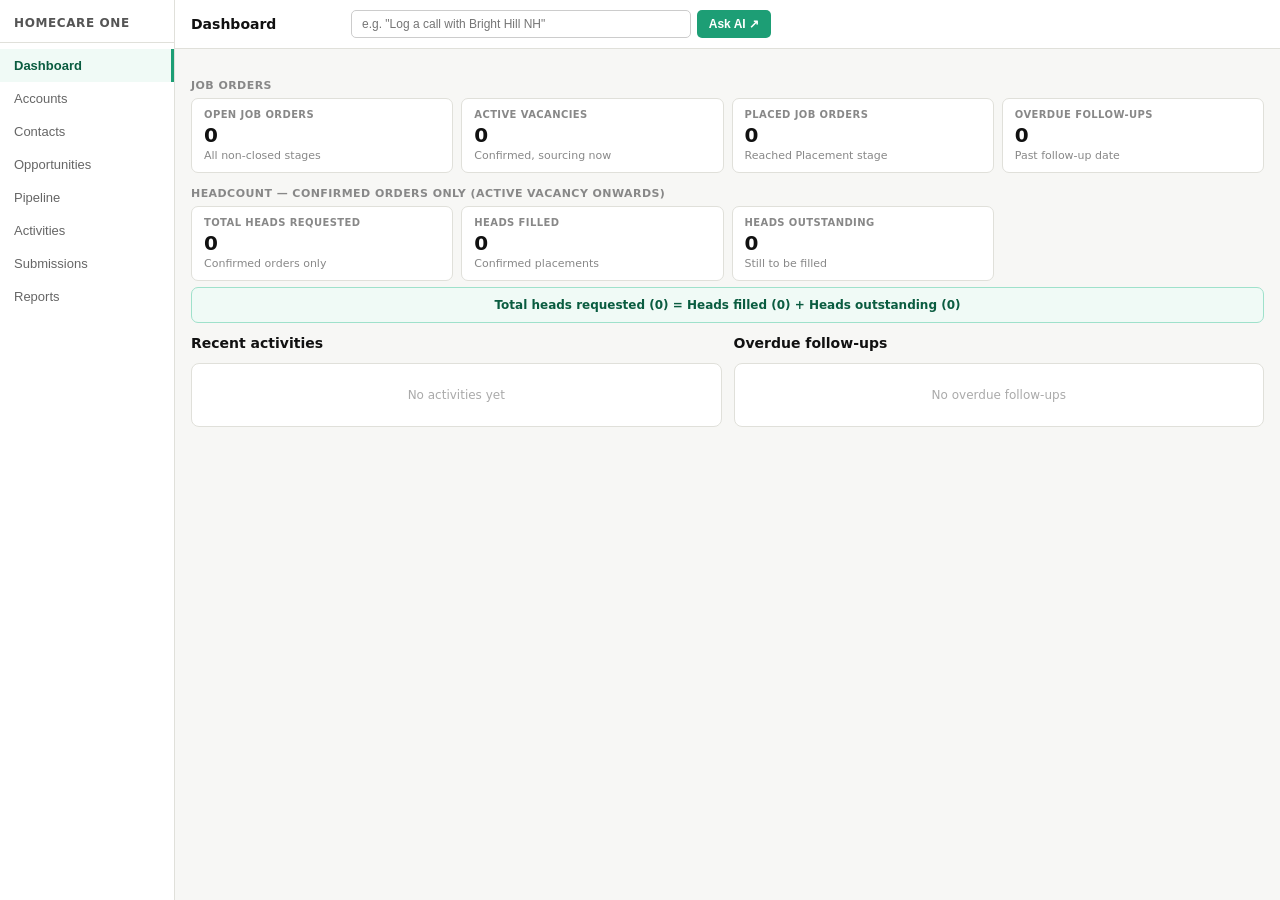
<file: tmp_homecare_crm_committed.html>
<!doctype html>
<html>
  <head>
    <meta charset="utf-8" />
    <title>Homecare One CRM</title>
    <link rel="stylesheet" href="style.css">
  </head>
  <body class="crm-page">
    <div class="app">
      <div class="side">
        <div class="logo">HOMECARE ONE</div>
        <button class="nav on" onclick="go('dashboard')">Dashboard</button>
        <button class="nav" onclick="go('accounts')">Accounts</button>
        <button class="nav" onclick="go('contacts')">Contacts</button>
        <button class="nav" onclick="go('opportunities')">Opportunities</button>
        <button class="nav" onclick="go('pipeline')">Pipeline</button>
        <button class="nav" onclick="go('activities')">Activities</button>
        <button class="nav" onclick="go('submissions')">Submissions</button>
        <button class="nav" onclick="go('reports')">Reports</button>
      </div>
      <div class="main">
        <div class="topbar">
          <div class="ttitle" id="ttl">Dashboard</div>
          <div class="aibar">
            <input
              id="aiin"
              type="text"
              placeholder='e.g. "Log a call with Bright Hill NH"'
              onkeydown="if (event.key === 'Enter') doAI();"
            />
            <button class="aibtn" onclick="doAI()">Ask AI ↗</button>
          </div>
        </div>
        <div class="aimsg" id="aimsg"></div>
        <div class="body">
          <div class="pg on" id="pg-dashboard">
            <div class="sect-label">Job Orders</div>
            <div class="stats" id="dstats-jobs"></div>
            <div class="sect-label">
              Headcount — confirmed orders only (Active Vacancy onwards)
            </div>
            <div class="stats" id="dstats-hc"></div>
            <div class="eq-banner" id="hc-equation"></div>
            <div
              style="display: grid; grid-template-columns: 1fr 1fr; gap: 12px"
            >
              <div>
                <div class="row">
                  <span class="ptitle">Recent activities</span>
                </div>
                <div class="card" id="dacts"></div>
              </div>
              <div>
                <div class="row">
                  <span class="ptitle">Overdue follow-ups</span>
                </div>
                <div class="card" id="dod"></div>
              </div>
            </div>
          </div>
          <div class="pg" id="pg-accounts">
            <div id="acclist">
              <div class="row">
                <span class="ptitle">Accounts</span
                ><button class="btn btnp" onclick="openM('account')">
                  + Add account
                </button>
              </div>
              <div class="acc-grid" id="accgrid"></div>
            </div>
            <div id="acc360" style="display: none">
              <span class="back" onclick="backToList()"
                >← Back to accounts</span
              >
              <div id="a360c"></div>
            </div>
          </div>
          <div class="pg" id="pg-contacts">
            <div class="row">
              <span class="ptitle">Contacts</span
              ><button class="btn btnp" onclick="openM('contact')">
                + Add contact
              </button>
            </div>
            <div class="card">
              <table>
                <thead>
                  <tr>
                    <th style="width: 22%">Name</th>
                    <th style="width: 20%">Role</th>
                    <th style="width: 26%">Account</th>
                    <th style="width: 15%">Phone</th>
                    <th style="width: 17%">Actions</th>
                  </tr>
                </thead>
                <tbody id="ctb"></tbody>
              </table>
            </div>
          </div>
          <div class="pg" id="pg-opportunities">
            <div class="row">
              <span class="ptitle">Opportunities / Job Orders</span
              ><button class="btn btnp" onclick="openM('opportunity')">
                + Add
              </button>
            </div>
            <div class="card">
              <table>
                <thead>
                  <tr>
                    <th style="width: 22%">Title</th>
                    <th style="width: 18%">Account</th>
                    <th style="width: 14%">Stage</th>
                    <th style="width: 9%">Requested</th>
                    <th style="width: 9%">Filled</th>
                    <th style="width: 14%">Progress</th>
                    <th style="width: 14%">Actions</th>
                  </tr>
                </thead>
                <tbody id="otb"></tbody>
              </table>
            </div>
          </div>
          <div class="pg" id="pg-pipeline">
            <div class="row"><span class="ptitle">Pipeline board</span></div>
            <div class="pipe-wrap"><div class="pipe" id="pipeboard"></div></div>
          </div>
          <div class="pg" id="pg-activities">
            <div class="row">
              <span class="ptitle">Activities</span
              ><button class="btn btnp" onclick="openM('activity')">
                + Log activity
              </button>
            </div>
            <div class="card">
              <table>
                <thead>
                  <tr>
                    <th style="width: 12%">Type</th>
                    <th style="width: 20%">Account</th>
                    <th style="width: 30%">Notes</th>
                    <th style="width: 11%">Date</th>
                    <th style="width: 13%">Follow-up</th>
                    <th style="width: 14%">Actions</th>
                  </tr>
                </thead>
                <tbody id="atb"></tbody>
              </table>
            </div>
          </div>
          <div class="pg" id="pg-submissions">
            <div class="row">
              <span class="ptitle">Submissions</span
              ><button class="btn btnp" onclick="openM('submission')">
                + Add
              </button>
            </div>
            <div class="card">
              <table>
                <thead>
                  <tr>
                    <th style="width: 20%">Candidate</th>
                    <th style="width: 22%">Account</th>
                    <th style="width: 12%">Role</th>
                    <th style="width: 16%">Status</th>
                    <th style="width: 30%">Actions</th>
                  </tr>
                </thead>
                <tbody id="stb"></tbody>
              </table>
            </div>
          </div>
          <div class="pg" id="pg-reports">
            <div class="row"><span class="ptitle">Reports</span></div>
            <div class="stats" id="rstats"></div>
            <div class="rpt-grid">
              <div>
                <div
                  style="font-size: 12px; font-weight: 700; margin-bottom: 6px"
                >
                  Headcount by position type
                </div>
                <div class="card">
                  <table>
                    <thead>
                      <tr>
                        <th>Position</th>
                        <th>Requested</th>
                        <th>Filled</th>
                        <th>Outstanding</th>
                      </tr>
                    </thead>
                    <tbody id="rpos"></tbody>
                  </table>
                </div>
              </div>
              <div>
                <div
                  style="font-size: 12px; font-weight: 700; margin-bottom: 6px"
                >
                  Outstanding follow-up activities
                </div>
                <div class="card" id="rfu"></div>
              </div>
              <div>
                <div
                  style="font-size: 12px; font-weight: 700; margin-bottom: 6px"
                >
                  Job orders with partial fills
                </div>
                <div class="card">
                  <table>
                    <thead>
                      <tr>
                        <th>Job order</th>
                        <th>Req</th>
                        <th>Filled</th>
                        <th>Gap</th>
                      </tr>
                    </thead>
                    <tbody id="rpartial"></tbody>
                  </table>
                </div>
              </div>
              <div>
                <div
                  style="font-size: 12px; font-weight: 700; margin-bottom: 6px"
                >
                  Pipeline by stage
                </div>
                <div class="card">
                  <table>
                    <thead>
                      <tr>
                        <th>Stage</th>
                        <th>Job orders</th>
                      </tr>
                    </thead>
                    <tbody id="rstg"></tbody>
                  </table>
                </div>
              </div>
            </div>
          </div>
        </div>
      </div>
    </div>
    <div
      class="modal-bg"
      id="mbg"
      onclick="if (event.target === this) closeM();"
    >
      <div class="modal" id="mbox"></div>
    </div>
    <script>
      var STAGES = [
        "Prospect",
        "Contacted",
        "Meeting Done",
        "Terms Sent",
        "Active Vacancy",
        "CVs Submitted",
        "Interview",
        "Offer",
        "Placement",
        "After-sales Follow-up",
      ];
      var ACTIVE_STAGES = [
        "Active Vacancy",
        "CVs Submitted",
        "Interview",
        "Offer",
        "Placement",
        "After-sales Follow-up",
      ];
      var ATYPES = ["Call", "WhatsApp", "Email", "Meeting", "Follow-up"];
      var SS = [
        "Submitted",
        "Interview Scheduled",
        "Interviewed",
        "Offered",
        "Accepted",
        "Rejected",
      ];
      var ROLES = [
        "HR Executive",
        "HR Manager",
        "HR Director",
        "Nursing Director",
        "Operations Manager",
        "Finance Contact",
        "Other",
      ];
      var ACCT = [
        "Hospital",
        "Nursing Home",
        "Clinic",
        "Agency",
        "Healthcare Group",
      ];
      var POS = ["HCA", "NA", "EN", "SN", "Others"];
      var PG = {
        dashboard: "Dashboard",
        accounts: "Accounts",
        contacts: "Contacts",
        opportunities: "Opportunities",
        pipeline: "Pipeline",
        activities: "Activities",
        submissions: "Submissions",
        reports: "Reports",
      };

      function uid() {
        return Date.now().toString(36) + Math.random().toString(36).slice(2, 5);
      }
      function tod() {
        return new Date().toISOString().slice(0, 10);
      }
      function isActive(o) {
        return ACTIVE_STAGES.indexOf(o.stage) >= 0;
      }
      function reqTotal(o) {
        return (
          (o.hca || 0) +
          (o.na || 0) +
          (o.en || 0) +
          (o.sn || 0) +
          (o.others || 0)
        );
      }
      function filTotal(o) {
        return (
          (o.hca_f || 0) +
          (o.na_f || 0) +
          (o.en_f || 0) +
          (o.sn_f || 0) +
          (o.others_f || 0)
        );
      }

      // ============================================================
      // DATA — replace localStorage with Supabase calls here
      // ============================================================
      var D = {
        accounts: [],
        contacts: [],
        opportunities: [],
        activities: [],
        submissions: [],
      };
      try {
        var sv = localStorage.getItem("crm_hco");
        if (sv) D = JSON.parse(sv);
      } catch (e) {}
      function save() {
        try {
          localStorage.setItem("crm_hco", JSON.stringify(D));
        } catch (e) {}
      }

      function an(id) {
        var a = D.accounts.find(function (x) {
          return x.id === id;
        });
        return a ? a.name : "—";
      }
      function badge(txt, cls) {
        return '<span class="badge ' + cls + '">' + txt + "</span>";
      }
      function stb(s) {
        var m = {
          Prospect: "bgy",
          Contacted: "bb",
          "Meeting Done": "bp",
          "Terms Sent": "ba",
          "Active Vacancy": "bg",
          "CVs Submitted": "bg",
          Interview: "bc",
          Offer: "ba",
          Placement: "bgr",
          "After-sales Follow-up": "bb",
        };
        return badge(s, m[s] || "bgy");
      }
      function tpb(t) {
        return badge(
          t,
          {
            Call: "bb",
            WhatsApp: "bg",
            Email: "bp",
            Meeting: "bg",
            "Follow-up": "ba",
          }[t] || "bgy",
        );
      }
      function subb(s) {
        return badge(
          s,
          {
            Submitted: "bb",
            "Interview Scheduled": "ba",
            Interviewed: "bp",
            Offered: "bg",
            Accepted: "bgr",
            Rejected: "bc",
          }[s] || "bgy",
        );
      }
      function atb(t) {
        return badge(
          t,
          {
            Hospital: "bb",
            "Nursing Home": "bg",
            Clinic: "bgr",
            Agency: "bp",
            "Healthcare Group": "bc",
          }[t] || "bgy",
        );
      }
      function dc(t) {
        return (
          {
            Call: "#185FA5",
            WhatsApp: "#1d9e75",
            Email: "#534AB7",
            Meeting: "#0F6E56",
            "Follow-up": "#BA7517",
          }[t] || "#888"
        );
      }

      var cur360 = null;
      function go(p) {
        document.querySelectorAll(".pg").forEach(function (x) {
          x.classList.remove("on");
        });
        document.querySelectorAll(".nav").forEach(function (x) {
          x.classList.remove("on");
        });
        var pg = document.getElementById("pg-" + p);
        if (pg) pg.classList.add("on");
        document.querySelectorAll(".nav").forEach(function (x) {
          if (x.textContent.trim() === PG[p]) x.classList.add("on");
        });
        document.getElementById("ttl").textContent = PG[p] || p;
        if (p === "accounts") backToList();
        renderAll();
      }
      function backToList() {
        cur360 = null;
        document.getElementById("acclist").style.display = "block";
        document.getElementById("acc360").style.display = "none";
      }
      function show360(id) {
        cur360 = id;
        document.getElementById("acclist").style.display = "none";
        document.getElementById("acc360").style.display = "block";
        render360(id);
      }
      function renderAll() {
        renderDash();
        renderAccGrid();
        renderContacts();
        renderOpps();
        renderPipeline();
        renderActs();
        renderSubs();
        renderReports();
        if (cur360) render360(cur360);
      }

      function renderDash() {
        var t = tod(),
          od = D.activities.filter(function (a) {
            return a.followup && a.followup <= t && !a.done;
          }),
          openJobs = D.opportunities.filter(function (o) {
            return (
              o.stage !== "Placement" && o.stage !== "After-sales Follow-up"
            );
          }),
          activeVac = D.opportunities.filter(function (o) {
            return o.stage === "Active Vacancy";
          }),
          placedJobs = D.opportunities.filter(function (o) {
            return o.stage === "Placement";
          }),
          confirmedOpps = D.opportunities.filter(function (o) {
            return isActive(o);
          }),
          totalReq = confirmedOpps.reduce(function (s, o) {
            return s + reqTotal(o);
          }, 0),
          totalFil = confirmedOpps.reduce(function (s, o) {
            return s + filTotal(o);
          }, 0),
          totalOut = totalReq - totalFil;
        document.getElementById("dstats-jobs").innerHTML = [
          {
            l: "Open job orders",
            v: openJobs.length,
            sub: "All non-closed stages",
          },
          {
            l: "Active vacancies",
            v: activeVac.length,
            sub: "Confirmed, sourcing now",
          },
          {
            l: "Placed job orders",
            v: placedJobs.length,
            sub: "Reached Placement stage",
          },
          { l: "Overdue follow-ups", v: od.length, sub: "Past follow-up date" },
        ]
          .map(function (s) {
            return (
              '<div class="sc"><div class="sl">' +
              s.l +
              '</div><div class="sv">' +
              s.v +
              '</div><div class="sv-sub">' +
              s.sub +
              "</div></div>"
            );
          })
          .join("");
        document.getElementById("dstats-hc").innerHTML = [
          {
            l: "Total heads requested",
            v: totalReq,
            sub: "Confirmed orders only",
          },
          { l: "Heads filled", v: totalFil, sub: "Confirmed placements" },
          { l: "Heads outstanding", v: totalOut, sub: "Still to be filled" },
        ]
          .map(function (s) {
            return (
              '<div class="sc"><div class="sl">' +
              s.l +
              '</div><div class="sv">' +
              s.v +
              '</div><div class="sv-sub">' +
              s.sub +
              "</div></div>"
            );
          })
          .join("");
        document.getElementById("hc-equation").textContent =
          "Total heads requested (" +
          totalReq +
          ") = Heads filled (" +
          totalFil +
          ") + Heads outstanding (" +
          totalOut +
          ")";
        var ra = []
          .concat(D.activities)
          .sort(function (a, b) {
            return b.date > a.date ? 1 : -1;
          })
          .slice(0, 5);
        document.getElementById("dacts").innerHTML = ra.length
          ? "<table><thead><tr><th>Type</th><th>Account</th><th>Date</th></tr></thead><tbody>" +
            ra
              .map(function (a) {
                return (
                  "<tr><td>" +
                  tpb(a.type) +
                  "</td><td>" +
                  an(a.accountId) +
                  "</td><td>" +
                  a.date +
                  "</td></tr>"
                );
              })
              .join("") +
            "</tbody></table>"
          : '<div class="empty">No activities yet</div>';
        document.getElementById("dod").innerHTML = od.length
          ? "<table><thead><tr><th>Account</th><th>Due</th><th>Type</th></tr></thead><tbody>" +
            od
              .slice(0, 5)
              .map(function (a) {
                return (
                  "<tr><td>" +
                  an(a.accountId) +
                  '</td><td class="od">' +
                  a.followup +
                  "</td><td>" +
                  tpb(a.type) +
                  "</td></tr>"
                );
              })
              .join("") +
            "</tbody></table>"
          : '<div class="empty">No overdue follow-ups</div>';
      }

      function renderAccGrid() {
        var t = tod();
        document.getElementById("accgrid").innerHTML = D.accounts
          .map(function (a) {
            var opps = D.opportunities.filter(function (o) {
                return o.accountId === a.id;
              }),
              acts = D.activities.filter(function (x) {
                return x.accountId === a.id;
              }),
              ov = acts.filter(function (x) {
                return x.followup && x.followup <= t && !x.done;
              }).length,
              la = [].concat(acts).sort(function (x, y) {
                return y.date > x.date ? 1 : -1;
              })[0],
              nextFU = acts
                .filter(function (x) {
                  return x.followup && !x.done && x.significant;
                })
                .sort(function (x, y) {
                  return x.followup > y.followup ? 1 : -1;
                })[0],
              openJ = opps.filter(function (o) {
                return (
                  o.stage !== "Placement" && o.stage !== "After-sales Follow-up"
                );
              }).length,
              placedJ = opps.filter(function (o) {
                return o.stage === "Placement";
              }).length,
              confirmedO = opps.filter(function (o) {
                return isActive(o);
              }),
              totalReq = confirmedO.reduce(function (s, o) {
                return s + reqTotal(o);
              }, 0),
              totalFil = confirmedO.reduce(function (s, o) {
                return s + filTotal(o);
              }, 0);
            return (
              '<div class="acc-card" onclick="show360(\'' +
              a.id +
              '\')"><div class="an">' +
              a.name +
              '</div><div class="ams">' +
              atb(a.type) +
              badge(a.status, a.status === "Active" ? "bgr" : "bgy") +
              (ov
                ? '<span style="font-size:11px;color:#c00;font-weight:700">⚠ ' +
                  ov +
                  " overdue</span>"
                : "") +
              '</div><div class="mst"><div class="ms"><div class="msv">' +
              openJ +
              '</div><div class="msl">Open jobs</div></div><div class="ms"><div class="msv">' +
              placedJ +
              '</div><div class="msl">Placed jobs</div></div><div class="ms"><div class="msv">' +
              totalFil +
              "/" +
              totalReq +
              '</div><div class="msl">Heads filled</div></div><div class="ms"><div class="msv">' +
              acts.length +
              '</div><div class="msl">Activities</div></div></div>' +
              (nextFU
                ? '<div style="margin-top:8px;font-size:11px;background:#fff8e8;border:1px solid #f0dfa0;border-radius:4px;padding:4px 8px;color:#7a4e0a">📌 Follow-up: ' +
                  nextFU.followup +
                  " · " +
                  nextFU.notes.slice(0, 38) +
                  "...</div>"
                : "") +
              '<div style="margin-top:6px;font-size:10px;color:#999">' +
              (la
                ? "Last activity: " + la.date + " · " + la.type
                : "No activities yet") +
              "</div></div>"
            );
          })
          .join("");
      }

      function render360(id) {
        var acc = D.accounts.find(function (a) {
          return a.id === id;
        });
        if (!acc) return;
        var t = tod(),
          cts = D.contacts.filter(function (c) {
            return c.accountId === id;
          }),
          opps = D.opportunities.filter(function (o) {
            return o.accountId === id;
          }),
          acts = []
            .concat(
              D.activities.filter(function (a) {
                return a.accountId === id;
              }),
            )
            .sort(function (a, b) {
              return b.date > a.date ? 1 : -1;
            }),
          subs = D.submissions.filter(function (s) {
            return s.accountId === id;
          }),
          od = acts.filter(function (a) {
            return a.followup && a.followup <= t && !a.done;
          }).length,
          openJ = opps.filter(function (o) {
            return (
              o.stage !== "Placement" && o.stage !== "After-sales Follow-up"
            );
          }).length,
          placedJ = opps.filter(function (o) {
            return o.stage === "Placement";
          }).length,
          confirmedO = opps.filter(function (o) {
            return isActive(o);
          }),
          totalReq = confirmedO.reduce(function (s, o) {
            return s + reqTotal(o);
          }, 0),
          totalFil = confirmedO.reduce(function (s, o) {
            return s + filTotal(o);
          }, 0),
          sigFU = acts
            .filter(function (a) {
              return a.followup && !a.done && a.significant;
            })
            .sort(function (a, b) {
              return a.followup > b.followup ? 1 : -1;
            });
        var feed = acts.length
          ? acts
              .map(function (a) {
                var isOd = a.followup && a.followup <= t && !a.done;
                return (
                  '<div class="aitem"><div class="arow"><div class="dot" style="background:' +
                  dc(a.type) +
                  '"></div><div class="abody"><div class="ahdr">' +
                  tpb(a.type) +
                  (a.significant
                    ? '<span style="font-size:10px;background:#fff8e8;color:#7a4e0a;border-radius:3px;padding:1px 5px;font-weight:700">★</span>'
                    : "") +
                  '<span class="adate">' +
                  a.date +
                  "</span>" +
                  (a.followup
                    ? '<span class="adate ' +
                      (isOd ? "od" : "") +
                      '">→ ' +
                      a.followup +
                      "</span>"
                    : "") +
                  '</div><div class="anote">' +
                  (a.notes || "—") +
                  "</div></div><button class=\"btn\" onclick=\"openM('activity','" +
                  a.id +
                  "')\">Edit</button></div></div>"
                );
              })
              .join("")
          : '<div class="empty">No activities yet</div>';
        var fuHtml = sigFU.length
          ? sigFU
              .map(function (a) {
                var isOd = a.followup <= t;
                return (
                  '<div style="padding:8px 12px;border-bottom:1px solid #f0f0ec;font-size:12px;display:flex;gap:10px;align-items:center"><span style="white-space:nowrap;font-size:11px;' +
                  (isOd ? "color:#c00;font-weight:700" : "color:#888") +
                  '">' +
                  a.followup +
                  '</span><span style="flex:1;overflow:hidden;text-overflow:ellipsis;white-space:nowrap">' +
                  a.notes +
                  "</span></div>"
                );
              })
              .join("")
          : '<div class="empty">No significant follow-ups</div>';
        var ctHtml = cts.length
          ? "<table><thead><tr><th>Name</th><th>Role</th><th>Phone</th></tr></thead><tbody>" +
            cts
              .map(function (c) {
                return (
                  "<tr><td><b>" +
                  c.name +
                  "</b></td><td>" +
                  c.role +
                  "</td><td>" +
                  (c.phone || "—") +
                  "</td></tr>"
                );
              })
              .join("") +
            "</tbody></table>"
          : '<div class="empty">No contacts</div>';
        var opHtml = opps.length
          ? '<table><thead><tr><th style="width:36%">Title</th><th style="width:22%">Stage</th><th style="width:20%">Req / Filled</th><th style="width:22%">Progress</th></tr></thead><tbody>' +
            opps
              .map(function (o) {
                var req = reqTotal(o),
                  fil = filTotal(o),
                  pct = req > 0 ? Math.round((fil / req) * 100) : 0;
                var bc =
                  pct >= 100
                    ? "prog-fill"
                    : pct > 0
                      ? "prog-fill prog-fill-part"
                      : "prog-fill";
                return (
                  "<tr style=\"cursor:pointer\" onclick=\"openM('opportunity','" +
                  o.id +
                  '\')"><td style="font-weight:700;overflow:hidden;text-overflow:ellipsis;white-space:nowrap">' +
                  o.title +
                  "</td><td>" +
                  stb(o.stage) +
                  '</td><td style="text-align:center">' +
                  req +
                  " / " +
                  fil +
                  '</td><td><div style="font-size:10px;color:#888">' +
                  pct +
                  '%</div><div class="prog-bar"><div class="' +
                  bc +
                  '" style="width:' +
                  pct +
                  '%"></div></div></td></tr>'
                );
              })
              .join("") +
            "</tbody></table>"
          : '<div class="empty">No job orders</div>';
        var sbHtml = subs.length
          ? '<table><thead><tr><th style="width:24%">Candidate</th><th style="width:10%">Role</th><th style="width:18%">Status</th><th style="width:40%">Notes</th><th style="width:8%"></th></tr></thead><tbody>' +
            subs
              .map(function (s) {
                return (
                  "<tr><td><b>" +
                  s.candidateName +
                  "</b></td><td>" +
                  s.role +
                  "</td><td>" +
                  subb(s.status) +
                  '</td><td style="overflow:hidden;text-overflow:ellipsis;white-space:nowrap;color:#666">' +
                  (s.rejection ? "Rejected: " + s.rejection : s.notes || "—") +
                  "</td><td><button class=\"btn\" onclick=\"openM('submission','" +
                  s.id +
                  "')\">Edit</button></td></tr>"
                );
              })
              .join("") +
            "</tbody></table>"
          : '<div class="empty">No submissions</div>';
        document.getElementById("a360c").innerHTML =
          '<div class="a3hdr"><div style="display:flex;justify-content:space-between;align-items:flex-start;gap:10px;flex-wrap:wrap"><div><div class="a3name">' +
          acc.name +
          '</div><div style="display:flex;gap:6px;flex-wrap:wrap;margin-bottom:6px;align-items:center">' +
          atb(acc.type) +
          badge(acc.status, acc.status === "Active" ? "bgr" : "bgy") +
          (acc.address
            ? '<span style="font-size:11px;color:#777">' +
              acc.address +
              "</span>"
            : "") +
          "</div>" +
          (acc.notes
            ? '<div style="font-size:12px;color:#666;max-width:460px">' +
              acc.notes +
              "</div>"
            : "") +
          '</div><div style="display:flex;gap:6px;flex-wrap:wrap"><button class="btn" onclick="openM(\'account\',\'' +
          id +
          "')\">Edit</button><button class=\"btn btnp\" onclick=\"openM('activity',null,'" +
          id +
          "')\">+ Log activity</button><button class=\"btn btnp\" onclick=\"openM('opportunity',null,'" +
          id +
          '\')">+ Add job order</button></div></div><div class="a3stats"><div class="a3s"><div class="a3sv">' +
          cts.length +
          '</div><div class="a3sl">Contacts</div></div><div class="a3s"><div class="a3sv">' +
          openJ +
          '</div><div class="a3sl">Open jobs</div></div><div class="a3s"><div class="a3sv">' +
          placedJ +
          '</div><div class="a3sl">Placed jobs</div></div><div class="a3s"><div class="a3sv">' +
          totalReq +
          '</div><div class="a3sl">Heads req</div></div><div class="a3s"><div class="a3sv">' +
          totalFil +
          '</div><div class="a3sl">Heads filled</div></div><div class="a3s"><div class="a3sv ' +
          (od ? "od" : "") +
          '">' +
          od +
          '</div><div class="a3sl">Overdue</div></div></div></div><div class="a3body"><div class="a3sec a3full"><div class="a3sh"><span>Activity feed</span><button class="btn" onclick="openM(\'activity\',null,\'' +
          id +
          "')\">+ Log</button></div>" +
          feed +
          '</div><div class="a3sec"><div class="a3sh">★ Significant follow-ups</div>' +
          fuHtml +
          '</div><div class="a3sec"><div class="a3sh"><span>Contacts</span><button class="btn" onclick="openM(\'contact\',null,\'' +
          id +
          "')\">+ Add</button></div>" +
          ctHtml +
          '</div><div class="a3sec a3full"><div class="a3sh"><span>Job orders — headcount progress</span><button class="btn" onclick="openM(\'opportunity\',null,\'' +
          id +
          "')\">+ Add</button></div>" +
          opHtml +
          '</div><div class="a3sec a3full"><div class="a3sh"><span>Candidate submissions</span><button class="btn" onclick="openM(\'submission\',null,\'' +
          id +
          "')\">+ Add</button></div>" +
          sbHtml +
          "</div></div>";
      }

      function renderContacts() {
        document.getElementById("ctb").innerHTML = D.contacts.length
          ? D.contacts
              .map(function (c) {
                return (
                  "<tr><td><b>" +
                  c.name +
                  "</b></td><td>" +
                  c.role +
                  "</td><td>" +
                  an(c.accountId) +
                  "</td><td>" +
                  (c.phone || "—") +
                  "</td><td><button class=\"btn\" onclick=\"openM('contact','" +
                  c.id +
                  "')\">Edit</button> <button class=\"btn btnd\" onclick=\"del('contacts','" +
                  c.id +
                  "')\">Del</button></td></tr>"
                );
              })
              .join("")
          : '<tr><td colspan="5" class="empty">No contacts</td></tr>';
      }
      function renderOpps() {
        document.getElementById("otb").innerHTML = D.opportunities.length
          ? D.opportunities
              .map(function (o) {
                var req = reqTotal(o),
                  fil = filTotal(o),
                  pct = req > 0 ? Math.round((fil / req) * 100) : 0;
                var bc =
                  pct >= 100
                    ? "prog-fill"
                    : pct > 0
                      ? "prog-fill prog-fill-part"
                      : "prog-fill";
                var lbl = isActive(o)
                  ? ""
                  : '<span style="font-size:10px;color:#aaa"> (pipeline)</span>';
                return (
                  '<tr><td style="font-weight:700;overflow:hidden;text-overflow:ellipsis;white-space:nowrap">' +
                  o.title +
                  lbl +
                  "</td><td>" +
                  an(o.accountId) +
                  "</td><td>" +
                  stb(o.stage) +
                  '</td><td style="text-align:center">' +
                  req +
                  '</td><td style="text-align:center">' +
                  fil +
                  '</td><td><div style="font-size:10px;color:#888">' +
                  pct +
                  '%</div><div class="prog-bar"><div class="' +
                  bc +
                  '" style="width:' +
                  pct +
                  '%"></div></div></td><td><button class="btn" onclick="openM(\'opportunity\',\'' +
                  o.id +
                  "')\">Edit</button> <button class=\"btn btnd\" onclick=\"del('opportunities','" +
                  o.id +
                  "')\">Del</button></td></tr>"
                );
              })
              .join("")
          : '<tr><td colspan="7" class="empty">No opportunities</td></tr>';
      }
      function renderActs() {
        var t = tod();
        document.getElementById("atb").innerHTML = D.activities.length
          ? []
              .concat(D.activities)
              .sort(function (a, b) {
                return b.date > a.date ? 1 : -1;
              })
              .map(function (a) {
                var isOd = a.followup && a.followup <= t && !a.done;
                return (
                  "<tr><td>" +
                  tpb(a.type) +
                  (a.significant
                    ? '<span style="color:#7a4e0a;margin-left:3px">★</span>'
                    : "") +
                  "</td><td>" +
                  an(a.accountId) +
                  '</td><td style="color:#666;overflow:hidden;text-overflow:ellipsis;white-space:nowrap">' +
                  (a.notes || "—") +
                  "</td><td>" +
                  a.date +
                  "</td><td " +
                  (isOd ? 'class="od"' : "") +
                  ">" +
                  (a.followup || "—") +
                  "</td><td><button class=\"btn\" onclick=\"openM('activity','" +
                  a.id +
                  "')\">Edit</button> <button class=\"btn btnd\" onclick=\"del('activities','" +
                  a.id +
                  "')\">Del</button></td></tr>"
                );
              })
              .join("")
          : '<tr><td colspan="6" class="empty">No activities</td></tr>';
      }
      function renderSubs() {
        document.getElementById("stb").innerHTML = D.submissions.length
          ? D.submissions
              .map(function (s) {
                return (
                  "<tr><td><b>" +
                  s.candidateName +
                  "</b></td><td>" +
                  an(s.accountId) +
                  "</td><td>" +
                  s.role +
                  "</td><td>" +
                  subb(s.status) +
                  "</td><td><button class=\"btn\" onclick=\"openM('submission','" +
                  s.id +
                  "')\">Edit</button> <button class=\"btn btnd\" onclick=\"del('submissions','" +
                  s.id +
                  "')\">Del</button></td></tr>"
                );
              })
              .join("")
          : '<tr><td colspan="5" class="empty">No submissions</td></tr>';
      }
      function renderPipeline() {
        document.getElementById("pipeboard").innerHTML = STAGES.map(
          function (s) {
            var op = D.opportunities.filter(function (o) {
              return o.stage === s;
            });
            return (
              '<div class="pcol"><div class="pct">' +
              s +
              " (" +
              op.length +
              ")</div>" +
              (op.length
                ? op
                    .map(function (o) {
                      var req = reqTotal(o),
                        fil = filTotal(o);
                      return (
                        "<div class=\"pcard\" onclick=\"openM('opportunity','" +
                        o.id +
                        '\')"><div class="pctitle">' +
                        o.title +
                        '</div><div class="pcacc">' +
                        an(o.accountId) +
                        '</div><div style="font-size:10px;color:#888;margin-top:2px">' +
                        fil +
                        "/" +
                        req +
                        " filled</div></div>"
                      );
                    })
                    .join("")
                : '<div style="font-size:10px;color:#bbb">Empty</div>') +
              "</div>"
            );
          },
        ).join("");
      }
      function renderReports() {
        var confirmedOpps = D.opportunities.filter(function (o) {
            return isActive(o);
          }),
          totalReq = confirmedOpps.reduce(function (s, o) {
            return s + reqTotal(o);
          }, 0),
          totalFil = confirmedOpps.reduce(function (s, o) {
            return s + filTotal(o);
          }, 0),
          totalOut = totalReq - totalFil,
          placedJ = D.opportunities.filter(function (o) {
            return o.stage === "Placement";
          }),
          rev = placedJ.reduce(function (s, o) {
            return s + Number(o.value || 0);
          }, 0),
          t = tod(),
          od = D.activities.filter(function (a) {
            return a.followup && a.followup <= t && !a.done;
          }).length;
        document.getElementById("rstats").innerHTML = [
          { l: "Total heads requested", v: totalReq },
          { l: "Heads filled", v: totalFil },
          { l: "Heads outstanding", v: totalOut },
          { l: "Placed job orders", v: placedJ.length },
          { l: "Placement revenue", v: "$" + rev.toLocaleString() },
          { l: "Overdue follow-ups", v: od },
        ]
          .map(function (s) {
            return (
              '<div class="sc"><div class="sl">' +
              s.l +
              '</div><div class="sv">' +
              s.v +
              "</div></div>"
            );
          })
          .join("");
        var pos = {};
        POS.forEach(function (p) {
          pos[p] = { req: 0, fil: 0 };
        });
        confirmedOpps.forEach(function (o) {
          pos.HCA.req += o.hca || 0;
          pos.HCA.fil += o.hca_f || 0;
          pos.NA.req += o.na || 0;
          pos.NA.fil += o.na_f || 0;
          pos.EN.req += o.en || 0;
          pos.EN.fil += o.en_f || 0;
          pos.SN.req += o.sn || 0;
          pos.SN.fil += o.sn_f || 0;
          pos.Others.req += o.others || 0;
          pos.Others.fil += o.others_f || 0;
        });
        document.getElementById("rpos").innerHTML = POS.map(function (p) {
          var r = pos[p];
          return (
            "<tr><td><b>" +
            p +
            "</b></td><td>" +
            r.req +
            "</td><td>" +
            r.fil +
            '</td><td style="' +
            (r.req - r.fil > 0 ? "color:#c00;font-weight:700" : "color:#888") +
            '">' +
            (r.req - r.fil) +
            "</td></tr>"
          );
        }).join("");
        var fuActs = []
          .concat(
            D.activities.filter(function (a) {
              return a.followup && !a.done;
            }),
          )
          .sort(function (a, b) {
            return a.followup > b.followup ? 1 : -1;
          });
        document.getElementById("rfu").innerHTML = fuActs.length
          ? '<table><thead><tr><th style="width:18%">Due</th><th style="width:28%">Account</th><th style="width:14%">Type</th><th style="width:40%">Notes</th></tr></thead><tbody>' +
            fuActs
              .map(function (a) {
                var isOd = a.followup <= t;
                return (
                  '<tr><td class="' +
                  (isOd ? "od" : "") +
                  '">' +
                  a.followup +
                  '</td><td style="overflow:hidden;text-overflow:ellipsis;white-space:nowrap">' +
                  an(a.accountId) +
                  "</td><td>" +
                  tpb(a.type) +
                  '</td><td style="overflow:hidden;text-overflow:ellipsis;white-space:nowrap;color:#666">' +
                  (a.notes || "—") +
                  "</td></tr>"
                );
              })
              .join("") +
            "</tbody></table>"
          : '<div class="empty">No outstanding follow-ups</div>';
        var partial = confirmedOpps
          .filter(function (o) {
            var req = reqTotal(o),
              fil = filTotal(o);
            return req > 0 && fil < req;
          })
          .sort(function (a, b) {
            return reqTotal(b) - filTotal(b) - (reqTotal(a) - filTotal(a));
          });
        document.getElementById("rpartial").innerHTML = partial.length
          ? partial
              .map(function (o) {
                var req = reqTotal(o),
                  fil = filTotal(o);
                return (
                  '<tr><td style="overflow:hidden;text-overflow:ellipsis;white-space:nowrap;font-weight:700">' +
                  o.title +
                  "</td><td>" +
                  req +
                  "</td><td>" +
                  fil +
                  '</td><td style="color:#c00;font-weight:700">' +
                  (req - fil) +
                  "</td></tr>"
                );
              })
              .join("")
          : '<tr><td colspan="4" class="empty">All confirmed orders fully filled</td></tr>';
        var sc = {};
        STAGES.forEach(function (s) {
          sc[s] = 0;
        });
        D.opportunities.forEach(function (o) {
          sc[o.stage]++;
        });
        document.getElementById("rstg").innerHTML = STAGES.map(function (s) {
          return "<tr><td>" + stb(s) + "</td><td>" + sc[s] + "</td></tr>";
        }).join("");
      }

      function del(type, id) {
        if (!confirm("Delete?")) return;
        D[type] = D[type].filter(function (r) {
          return r.id !== id;
        });
        save();
        renderAll();
      }
      function aOpts(sel) {
        return D.accounts
          .map(function (a) {
            return (
              '<option value="' +
              a.id +
              '"' +
              (a.id === sel ? " selected" : "") +
              ">" +
              a.name +
              "</option>"
            );
          })
          .join("");
      }

      function openM(type, recId, presetAcc) {
        var rec = null;
        if (recId) {
          var src = {
            account: D.accounts,
            contact: D.contacts,
            opportunity: D.opportunities,
            activity: D.activities,
            submission: D.submissions,
          }[type];
          if (src)
            rec = src.find(function (x) {
              return x.id === recId;
            });
        }
        var sa = rec ? rec.accountId : presetAcc || "";
        var b = document.getElementById("mbox");
        if (type === "account") {
          b.innerHTML =
            "<h3>" +
            (rec ? "Edit" : "New") +
            ' account</h3><div class="fg"><label>Name *</label><input id="fn" value="' +
            (rec ? rec.name : "") +
            '"></div><div class="frow"><div class="fg"><label>Type</label><select id="ft">' +
            ACCT.map(function (t) {
              return (
                "<option" +
                (rec && rec.type === t ? " selected" : "") +
                ">" +
                t +
                "</option>"
              );
            }).join("") +
            '</select></div><div class="fg"><label>Status</label><select id="fst"><option' +
            (!rec || rec.status === "Active" ? " selected" : "") +
            ">Active</option><option" +
            (rec && rec.status === "Inactive" ? " selected" : "") +
            '>Inactive</option></select></div></div><div class="fg"><label>Address</label><input id="fa" value="' +
            (rec ? rec.address || "" : "") +
            '"></div><div class="fg"><label>Notes</label><textarea id="fno">' +
            (rec ? rec.notes || "" : "") +
            '</textarea></div><div class="mact"><button class="btn" onclick="closeM()">Cancel</button><button class="btn btnp" onclick="saveAcc(\'' +
            (rec ? rec.id : "") +
            "')\">Save</button></div>";
        } else if (type === "contact") {
          b.innerHTML =
            "<h3>" +
            (rec ? "Edit" : "New") +
            ' contact</h3><div class="frow"><div class="fg"><label>Name *</label><input id="fn" value="' +
            (rec ? rec.name : "") +
            '"></div><div class="fg"><label>Role</label><select id="fr">' +
            ROLES.map(function (r) {
              return (
                "<option" +
                (rec && rec.role === r ? " selected" : "") +
                ">" +
                r +
                "</option>"
              );
            }).join("") +
            '</select></div></div><div class="fg"><label>Account</label><select id="fa"><option value="">-- None --</option>' +
            aOpts(sa) +
            '</select></div><div class="frow"><div class="fg"><label>Phone</label><input id="fp" value="' +
            (rec ? rec.phone || "" : "") +
            '"></div><div class="fg"><label>Email</label><input id="fe" value="' +
            (rec ? rec.email || "" : "") +
            '"></div></div><div class="mact"><button class="btn" onclick="closeM()">Cancel</button><button class="btn btnp" onclick="saveCt(\'' +
            (rec ? rec.id : "") +
            "')\">Save</button></div>";
        } else if (type === "opportunity") {
          b.innerHTML =
            "<h3>" +
            (rec ? "Edit" : "New") +
            ' job order</h3><div class="fg"><label>Title *</label><input id="ft" value="' +
            (rec ? rec.title : "") +
            '"></div><div class="fg"><label>Account</label><select id="fa"><option value="">-- None --</option>' +
            aOpts(sa) +
            '</select></div><div class="frow"><div class="fg"><label>Stage</label><select id="fs">' +
            STAGES.map(function (s) {
              return (
                "<option" +
                (rec && rec.stage === s ? " selected" : "") +
                ">" +
                s +
                "</option>"
              );
            }).join("") +
            '</select></div><div class="fg"><label>Value (SGD)</label><input id="fv" type="number" value="' +
            (rec ? rec.value || 0 : 0) +
            '"></div></div><div class="fg"><label>Headcount — Requested vs Filled</label><table class="pos-table"><thead><tr><th style="text-align:left;width:30%">Position</th>' +
            POS.map(function (p) {
              return "<th>" + p + "</th>";
            }).join("") +
            '</tr></thead><tbody><tr><td style="font-weight:700;text-align:left;padding:4px 8px">Requested</td>' +
            POS.map(function (p) {
              var k = p.toLowerCase();
              return (
                '<td><input class="pos-input" type="number" id="req_' +
                k +
                '" min="0" value="' +
                (rec ? rec[k] || 0 : 0) +
                '"></td>'
              );
            }).join("") +
            '</tr><tr><td style="font-weight:700;text-align:left;padding:4px 8px">Filled</td>' +
            POS.map(function (p) {
              var k = p.toLowerCase() + "_f";
              return (
                '<td><input class="pos-input" type="number" id="fil_' +
                k +
                '" min="0" value="' +
                (rec ? rec[k] || 0 : 0) +
                '"></td>'
              );
            }).join("") +
            '</tr></tbody></table><div style="font-size:11px;color:#888;margin-top:4px">Headcount counted from Active Vacancy stage onwards.</div></div><div class="fg"><label>Notes</label><textarea id="fno">' +
            (rec ? rec.notes || "" : "") +
            '</textarea></div><div class="mact"><button class="btn" onclick="closeM()">Cancel</button><button class="btn btnp" onclick="saveOp(\'' +
            (rec ? rec.id : "") +
            "')\">Save</button></div>";
        } else if (type === "activity") {
          b.innerHTML =
            "<h3>" +
            (rec ? "Edit" : "Log") +
            ' activity</h3><div class="frow"><div class="fg"><label>Type</label><select id="ft">' +
            ATYPES.map(function (t) {
              return (
                "<option" +
                (rec && rec.type === t ? " selected" : "") +
                ">" +
                t +
                "</option>"
              );
            }).join("") +
            '</select></div><div class="fg"><label>Date</label><input type="date" id="fd" value="' +
            (rec ? rec.date : tod()) +
            '"></div></div><div class="fg"><label>Account</label><select id="fa"><option value="">-- None --</option>' +
            aOpts(sa) +
            '</select></div><div class="fg"><label>Notes</label><textarea id="fno">' +
            (rec ? rec.notes || "" : "") +
            '</textarea></div><div class="fg"><label>Follow-up date</label><input type="date" id="ffu" value="' +
            (rec ? rec.followup || "" : "") +
            '"></div><div class="fg"><label style="display:flex;align-items:center;gap:8px;cursor:pointer;text-transform:none;font-weight:normal"><input type="checkbox" id="fsig"' +
            (rec && rec.significant ? " checked" : "") +
            ' style="width:auto;margin:0"> <b>Mark as significant</b> — surfaces in account card &amp; reports</label></div><div class="mact"><button class="btn" onclick="closeM()">Cancel</button><button class="btn btnp" onclick="saveAct(\'' +
            (rec ? rec.id : "") +
            "')\">Save</button></div>";
        } else if (type === "submission") {
          b.innerHTML =
            "<h3>" +
            (rec ? "Edit" : "New") +
            ' submission</h3><div class="frow"><div class="fg"><label>Candidate *</label><input id="fn" value="' +
            (rec ? rec.candidateName : "") +
            '"></div><div class="fg"><label>Role</label><select id="fr">' +
            POS.map(function (p) {
              return (
                "<option" +
                (rec && rec.role === p ? " selected" : "") +
                ">" +
                p +
                "</option>"
              );
            }).join("") +
            '</select></div></div><div class="fg"><label>Account</label><select id="fa"><option value="">-- None --</option>' +
            aOpts(sa) +
            '</select></div><div class="fg"><label>Status</label><select id="fss">' +
            SS.map(function (s) {
              return (
                "<option" +
                (rec && rec.status === s ? " selected" : "") +
                ">" +
                s +
                "</option>"
              );
            }).join("") +
            '</select></div><div class="fg"><label>Rejection reason</label><input id="frej" value="' +
            (rec ? rec.rejection || "" : "") +
            '"></div><div class="fg"><label>Notes</label><textarea id="fno">' +
            (rec ? rec.notes || "" : "") +
            '</textarea></div><div class="mact"><button class="btn" onclick="closeM()">Cancel</button><button class="btn btnp" onclick="saveSub(\'' +
            (rec ? rec.id : "") +
            "')\">Save</button></div>";
        }
        document.getElementById("mbg").classList.add("on");
      }
      function closeM() {
        document.getElementById("mbg").classList.remove("on");
      }
      function saveAcc(id) {
        var n = document.getElementById("fn").value.trim();
        if (!n) return alert("Name required");
        var r = {
          id: id || uid(),
          name: n,
          type: document.getElementById("ft").value,
          status: document.getElementById("fst").value,
          address: document.getElementById("fa").value,
          notes: document.getElementById("fno").value,
        };
        if (id) {
          var i = D.accounts.findIndex(function (x) {
            return x.id === id;
          });
          D.accounts[i] = r;
        } else D.accounts.push(r);
        save();
        closeM();
        renderAll();
      }
      function saveCt(id) {
        var n = document.getElementById("fn").value.trim();
        if (!n) return alert("Name required");
        var r = {
          id: id || uid(),
          name: n,
          role: document.getElementById("fr").value,
          accountId: document.getElementById("fa").value,
          phone: document.getElementById("fp").value,
          email: document.getElementById("fe").value,
        };
        if (id) {
          var i = D.contacts.findIndex(function (x) {
            return x.id === id;
          });
          D.contacts[i] = r;
        } else D.contacts.push(r);
        save();
        closeM();
        renderAll();
      }
      function saveOp(id) {
        var t = document.getElementById("ft").value.trim();
        if (!t) return alert("Title required");
        var r = {
          id: id || uid(),
          title: t,
          accountId: document.getElementById("fa").value,
          stage: document.getElementById("fs").value,
          value: document.getElementById("fv").value,
          hca: parseInt(document.getElementById("req_hca").value) || 0,
          na: parseInt(document.getElementById("req_na").value) || 0,
          en: parseInt(document.getElementById("req_en").value) || 0,
          sn: parseInt(document.getElementById("req_sn").value) || 0,
          others: parseInt(document.getElementById("req_others").value) || 0,
          hca_f: parseInt(document.getElementById("fil_hca_f").value) || 0,
          na_f: parseInt(document.getElementById("fil_na_f").value) || 0,
          en_f: parseInt(document.getElementById("fil_en_f").value) || 0,
          sn_f: parseInt(document.getElementById("fil_sn_f").value) || 0,
          others_f:
            parseInt(document.getElementById("fil_others_f").value) || 0,
          notes: document.getElementById("fno").value,
        };
        if (id) {
          var i = D.opportunities.findIndex(function (x) {
            return x.id === id;
          });
          D.opportunities[i] = r;
        } else D.opportunities.push(r);
        save();
        closeM();
        renderAll();
      }
      function saveAct(id) {
        var r = {
          id: id || uid(),
          type: document.getElementById("ft").value,
          date: document.getElementById("fd").value,
          accountId: document.getElementById("fa").value,
          notes: document.getElementById("fno").value,
          followup: document.getElementById("ffu").value,
          significant: document.getElementById("fsig").checked,
          done: false,
        };
        if (id) {
          var i = D.activities.findIndex(function (x) {
            return x.id === id;
          });
          D.activities[i] = r;
        } else D.activities.push(r);
        save();
        closeM();
        renderAll();
      }
      function saveSub(id) {
        var n = document.getElementById("fn").value.trim();
        if (!n) return alert("Name required");
        var r = {
          id: id || uid(),
          candidateName: n,
          role: document.getElementById("fr").value,
          accountId: document.getElementById("fa").value,
          status: document.getElementById("fss").value,
          rejection: document.getElementById("frej").value,
          notes: document.getElementById("fno").value,
        };
        if (id) {
          var i = D.submissions.findIndex(function (x) {
            return x.id === id;
          });
          D.submissions[i] = r;
        } else D.submissions.push(r);
        save();
        closeM();
        renderAll();
      }

      // ============================================================
      // AI BAR — move API key to a backend function before going live
      // ============================================================
      async function doAI() {
        var inp = document.getElementById("aiin"),
          resp = document.getElementById("aimsg"),
          q = inp.value.trim();
        if (!q) return;
        resp.style.display = "block";
        resp.textContent = "Thinking...";
        try {
          var res = await fetch("https://api.anthropic.com/v1/messages", {
            method: "POST",
            headers: { "Content-Type": "application/json" },
            body: JSON.stringify({
              model: "claude-sonnet-4-20250514",
              max_tokens: 500,
              system:
                "You are a CRM assistant for Homecare One Singapore. Accounts: " +
                JSON.stringify(
                  D.accounts.map(function (a) {
                    return { id: a.id, name: a.name };
                  }),
                ) +
                ". Today: " +
                tod() +
                '. For create actions reply with confirmation + JSON {"action":"create","type":"activity","data":{type,date,accountId,notes,followup,significant:false}}. For questions reply plain English only.',
              messages: [{ role: "user", content: q }],
            }),
          });
          var d = await res.json(),
            text = (d.content || [])
              .filter(function (b) {
                return b.type === "text";
              })
              .map(function (b) {
                return b.text;
              })
              .join(""),
            jm = text.match(/\{[\s\S]*?"action"[\s\S]*?\}/);
          resp.textContent =
            text.replace(/\{[\s\S]*?"action"[\s\S]*?\}/, "").trim() || "Done.";
          if (jm) {
            try {
              var act = JSON.parse(jm[0]);
              if (act.action === "create" && act.data) {
                var rec = Object.assign({ id: uid() }, act.data);
                if (act.type === "activity") D.activities.push(rec);
                save();
                renderAll();
                resp.textContent += " ✓ Saved.";
              }
            } catch (e) {}
          }
        } catch (e) {
          resp.textContent = "AI error. Please try again.";
        }
        inp.value = "";
      }

      renderAll();
    </script>
  </body>
</html>
</file>
<file: style.css>
body {
    font-family: Arial, sans-serif;
    margin: 0;
    padding: 0;
    background-color: #f4f4f4;
}

header {
    background: #35424a;
    color: #ffffff;
    padding: 10px 0;
    text-align: center;
}

h1 {
    margin: 0;
}

nav {
    margin: 20px 0;
}

nav a {
    color: #ffffff;
    text-decoration: none;
    padding: 10px 15px;
}

nav a:hover {
    background: #e8491d;
}

.container {
    width: 80%;
    margin: auto;
    overflow: hidden;
}

footer {
    text-align: center;
    padding: 20px 0;
    background: #35424a;
    color: #ffffff;
    position: relative;
    bottom: 0;
    width: 100%;
}

.form-container {
    width: 90%;
    max-width: 500px;
    margin: 40px auto;
    background: #ffffff;
    padding: 20px;
    border-radius: 6px;
    box-shadow: 0 2px 6px rgba(0,0,0,0.12);
}

.form-row {
    display: flex;
    align-items: center;
    margin-bottom: 15px;
}

.form-row label {
    width: 100px;
    margin-right: 10px;
    font-weight: bold;
}

.form-row input {
    flex: 1;
    padding: 10px;
    border: 1px solid #ccc;
    border-radius: 4px;
}

button[type="submit"] {
    display: block;
    width: 100%;
    padding: 12px;
    border: none;
    border-radius: 4px;
    background: #35424a;
    color: #ffffff;
    font-size: 16px;
    cursor: pointer;
}

button[type="submit"]:hover {
    background: #2b3a41;
}

.task-manager,
.task-list-box {
    background: #ffffff;
    border: 1px solid #ddd;
    border-radius: 8px;
    padding: 18px;
    box-shadow: 0 2px 8px rgba(0,0,0,0.06);
    margin-top: 20px;
}

.task-manager h2,
.task-list-box h3 {
    margin-top: 0;
    margin-bottom: 14px;
    font-size: 20px;
    color: #333;
}

.task-manager .form-row {
    margin-bottom: 14px;
}

.task-manager input {
    width: 100%;
    padding: 10px;
    border: 1px solid #ccc;
    border-radius: 5px;
}

#task-list {
    min-height: 120px;
    border: 1px dashed #ccc;
    border-radius: 6px;
    padding: 12px;
    background: #fafafa;
}

.task-item {
    border: 1px solid #ccc;
    padding: 10px;
    margin-bottom: 10px;
    border-radius: 6px;
    background: #fff;
}


/* CRM page styles */
* {
  box-sizing: border-box;
  margin: 0;
  padding: 0;
}

.crm-page {
  font-family: system-ui, sans-serif;
  font-size: 14px;
  color: #111;
  background: #f7f7f5;
}

.app {
  display: flex;
  height: 100vh;
}

.side {
  width: 175px;
  background: #fff;
  border-right: 1px solid #e0e0da;
  flex-shrink: 0;
  padding: 10px 0;
}

.logo {
  padding: 6px 14px 12px;
  font-size: 12px;
  font-weight: 700;
  color: #555;
  border-bottom: 1px solid #e0e0da;
  margin-bottom: 6px;
  letter-spacing: 0.05em;
}

.nav {
  display: block;
  width: 100%;
  text-align: left;
  padding: 9px 14px;
  font-size: 13px;
  color: #666;
  background: none;
  border: none;
  border-right: 3px solid transparent;
  cursor: pointer;
}

.nav:hover,
.nav.on {
  background: #f0faf6;
  color: #0a5c40;
  font-weight: 600;
  border-right-color: #1d9e75;
}

.main {
  flex: 1;
  display: flex;
  flex-direction: column;
  overflow: hidden;
  background: #f7f7f5;
}

.topbar {
  display: flex;
  align-items: center;
  gap: 10px;
  padding: 10px 16px;
  background: #fff;
  border-bottom: 1px solid #e0e0da;
}

.ttitle {
  font-size: 14px;
  font-weight: 700;
  min-width: 150px;
}

.aibar {
  flex: 1;
  display: flex;
  gap: 6px;
  max-width: 420px;
}

.aibar input {
  flex: 1;
  padding: 6px 10px;
  font-size: 12px;
  border: 1px solid #ccc;
  border-radius: 5px;
}

.aibtn {
  padding: 6px 12px;
  font-size: 12px;
  background: #1d9e75;
  color: #fff;
  border: none;
  border-radius: 5px;
  cursor: pointer;
  font-weight: 600;
}

.aimsg {
  font-size: 12px;
  color: #0a5c40;
  background: #e8f8f2;
  border: 1px solid #9fe1cb;
  border-radius: 5px;
  padding: 7px 12px;
  margin: 6px 16px 0;
  display: none;
}

.body {
  flex: 1;
  overflow-y: auto;
  padding: 16px;
}

.pg {
  display: none;
}

.pg.on {
  display: block;
}

.row {
  display: flex;
  align-items: center;
  justify-content: space-between;
  margin-bottom: 12px;
}

.ptitle {
  font-size: 14px;
  font-weight: 700;
}

.btn {
  padding: 5px 11px;
  font-size: 12px;
  border: 1px solid #ccc;
  border-radius: 5px;
  background: #fff;
  cursor: pointer;
  color: #333;
}

.btnp {
  background: #1d9e75;
  color: #fff;
  border-color: #1d9e75;
  font-weight: 600;
}

.btnd {
  background: #fff0f0;
  color: #b00;
  border-color: #f5caca;
}

.card {
  background: #fff;
  border: 1px solid #e0e0da;
  border-radius: 8px;
  overflow: hidden;
  margin-bottom: 12px;
}

table {
  width: 100%;
  border-collapse: collapse;
}

th {
  padding: 8px 12px;
  text-align: left;
  font-size: 11px;
  font-weight: 700;
  color: #888;
  background: #fafafa;
  border-bottom: 1px solid #e0e0da;
  text-transform: uppercase;
  letter-spacing: 0.04em;
}

td {
  padding: 8px 12px;
  border-bottom: 1px solid #f0f0ec;
  font-size: 13px;
  overflow: hidden;
  text-overflow: ellipsis;
  white-space: nowrap;
  vertical-align: middle;
}

tr:last-child td {
  border-bottom: none;
}

tr:hover td {
  background: #fafff9;
}

.stats {
  display: grid;
  grid-template-columns: repeat(4, 1fr);
  gap: 8px;
  margin-bottom: 6px;
}

.sc {
  background: #fff;
  border: 1px solid #e0e0da;
  border-radius: 7px;
  padding: 10px 12px;
}

.sl {
  font-size: 10px;
  color: #888;
  font-weight: 700;
  text-transform: uppercase;
  letter-spacing: 0.04em;
  margin-bottom: 3px;
}

.sv {
  font-size: 20px;
  font-weight: 700;
}

.sv-sub {
  font-size: 11px;
  color: #888;
  margin-top: 2px;
}

.badge {
  display: inline-block;
  padding: 2px 7px;
  border-radius: 12px;
  font-size: 11px;
  font-weight: 600;
}

.bg {
  background: #e8f8f2;
  color: #0a5c40;
}

.bb {
  background: #e6f1fb;
  color: #1a5fa0;
}

.ba {
  background: #faeeda;
  color: #7a4e0a;
}

.bc {
  background: #faece7;
  color: #8c2e10;
}

.bgr {
  background: #eaf3de;
  color: #2d5c10;
}

.bgy {
  background: #f0eeea;
  color: #555;
}

.bp {
  background: #eeedfe;
  color: #433ab7;
}

.acc-grid {
  display: grid;
  grid-template-columns: repeat(auto-fill, minmax(240px, 1fr));
  gap: 10px;
}

.acc-card {
  background: #fff;
  border: 1px solid #e0e0da;
  border-radius: 8px;
  padding: 14px;
  cursor: pointer;
}

.acc-card:hover {
  border-color: #1d9e75;
}

.an {
  font-size: 13px;
  font-weight: 700;
  margin-bottom: 6px;
}

.ams {
  display: flex;
  gap: 5px;
  flex-wrap: wrap;
  margin-bottom: 8px;
  align-items: center;
}

.mst {
  display: flex;
  gap: 6px;
  flex-wrap: wrap;
}

.ms {
  background: #f5f5f0;
  border-radius: 5px;
  padding: 5px 8px;
  text-align: center;
  min-width: 54px;
}

.msv {
  font-size: 14px;
  font-weight: 700;
}

.msl {
  font-size: 10px;
  color: #888;
}

.back {
  font-size: 13px;
  color: #1a5fa0;
  cursor: pointer;
  margin-bottom: 12px;
  display: inline-block;
}

.a3hdr {
  background: #fff;
  border: 1px solid #e0e0da;
  border-radius: 8px;
  padding: 14px;
  margin-bottom: 12px;
}

.a3name {
  font-size: 16px;
  font-weight: 700;
  margin-bottom: 6px;
}

.a3stats {
  display: flex;
  gap: 8px;
  flex-wrap: wrap;
  margin-top: 10px;
}

.a3s {
  background: #f5f5f0;
  border-radius: 6px;
  padding: 7px 12px;
  text-align: center;
}

.a3sv {
  font-size: 16px;
  font-weight: 700;
}

.a3sl {
  font-size: 10px;
  color: #888;
  text-transform: uppercase;
}

.a3body {
  display: grid;
  grid-template-columns: 1fr 1fr;
  gap: 10px;
}

.a3sec {
  background: #fff;
  border: 1px solid #e0e0da;
  border-radius: 8px;
  overflow: hidden;
}

.a3full {
  grid-column: 1/-1;
}

.a3sh {
  padding: 8px 12px;
  font-size: 11px;
  font-weight: 700;
  color: #888;
  text-transform: uppercase;
  background: #fafafa;
  border-bottom: 1px solid #e0e0da;
  display: flex;
  align-items: center;
  justify-content: space-between;
}

.aitem {
  padding: 9px 12px;
  border-bottom: 1px solid #f0f0ec;
  font-size: 12px;
}

.aitem:last-child {
  border-bottom: none;
}

.arow {
  display: flex;
  gap: 8px;
  align-items: flex-start;
}

.dot {
  width: 7px;
  height: 7px;
  border-radius: 50%;
  margin-top: 4px;
  flex-shrink: 0;
}

.abody {
  flex: 1;
  min-width: 0;
}

.ahdr {
  display: flex;
  gap: 6px;
  align-items: center;
  flex-wrap: wrap;
  margin-bottom: 2px;
}

.anote {
  font-size: 11px;
  color: #666;
  overflow: hidden;
  text-overflow: ellipsis;
  white-space: nowrap;
}

.adate {
  font-size: 10px;
  color: #999;
}

.od {
  color: #c00;
  font-weight: 700;
}

.pipe-wrap {
  overflow-x: auto;
}

.pipe {
  display: flex;
  gap: 7px;
  min-width: 1100px;
  padding-bottom: 6px;
}

.pcol {
  background: #fff;
  border: 1px solid #e0e0da;
  border-radius: 7px;
  padding: 8px;
  width: 130px;
  flex-shrink: 0;
}

.pct {
  font-size: 10px;
  font-weight: 700;
  color: #888;
  text-transform: uppercase;
  margin-bottom: 7px;
  min-height: 26px;
  line-height: 1.3;
}

.pcard {
  background: #f5f5f0;
  border: 1px solid #e0e0da;
  border-radius: 5px;
  padding: 6px;
  margin-bottom: 4px;
  cursor: pointer;
  font-size: 11px;
}

.pcard:hover {
  border-color: #1d9e75;
}

.pctitle {
  font-weight: 700;
  overflow: hidden;
  text-overflow: ellipsis;
  white-space: nowrap;
  margin-bottom: 1px;
}

.pcacc {
  color: #888;
  font-size: 10px;
}

.empty {
  padding: 24px;
  text-align: center;
  color: #aaa;
  font-size: 12px;
}

.modal-bg {
  display: none;
  position: fixed;
  inset: 0;
  background: rgba(0, 0, 0, 0.45);
  z-index: 999;
  align-items: center;
  justify-content: center;
}

.modal-bg.on {
  display: flex;
}

.modal {
  background: #fff;
  border-radius: 8px;
  padding: 20px;
  width: 500px;
  max-width: 94vw;
  max-height: 90vh;
  overflow-y: auto;
  border: 1px solid #e0e0da;
}

.modal h3 {
  font-size: 14px;
  font-weight: 700;
  margin-bottom: 14px;
}

.fg {
  margin-bottom: 11px;
}

.fg label {
  display: block;
  font-size: 11px;
  color: #666;
  font-weight: 700;
  margin-bottom: 3px;
  text-transform: uppercase;
  letter-spacing: 0.03em;
}

.fg input,
.fg select,
.fg textarea {
  width: 100%;
  padding: 7px 9px;
  font-size: 13px;
  border: 1px solid #ccc;
  border-radius: 5px;
  background: #fff;
  color: #111;
  font-family: inherit;
}

.fg textarea {
  height: 65px;
  resize: vertical;
}

.frow {
  display: grid;
  grid-template-columns: 1fr 1fr;
  gap: 10px;
}

.mact {
  display: flex;
  gap: 7px;
  justify-content: flex-end;
  margin-top: 14px;
  border-top: 1px solid #eee;
  padding-top: 14px;
}

.pos-table {
  width: 100%;
  border-collapse: collapse;
  font-size: 12px;
  margin-top: 4px;
}

.pos-table th {
  padding: 5px 8px;
  background: #f5f5f0;
  border: 1px solid #e0e0da;
  font-size: 11px;
  font-weight: 700;
  color: #555;
  text-align: center;
}

.pos-table td {
  padding: 4px 6px;
  border: 1px solid #e8e8e4;
  text-align: center;
}

.pos-table input {
  width: 52px;
  padding: 4px 6px;
  font-size: 12px;
  border: 1px solid #ccc;
  border-radius: 4px;
  text-align: center;
}

.prog-bar {
  height: 6px;
  background: #e8e8e4;
  border-radius: 3px;
  overflow: hidden;
  margin-top: 3px;
}

.prog-fill {
  height: 100%;
  background: #1d9e75;
  border-radius: 3px;
}

.prog-fill-part {
  background: #f0a500;
}

.rpt-grid {
  display: grid;
  grid-template-columns: 1fr 1fr;
  gap: 12px;
  margin-top: 12px;
}

.eq-banner {
  background: #f0faf6;
  border: 1px solid #9fe1cb;
  border-radius: 7px;
  padding: 10px 16px;
  font-size: 12px;
  color: #0a5c40;
  margin-bottom: 12px;
  font-weight: 600;
  text-align: center;
}

.sect-label {
  font-size: 11px;
  font-weight: 700;
  color: #888;
  text-transform: uppercase;
  letter-spacing: 0.04em;
  margin-bottom: 6px;
  margin-top: 14px;
}
</file>
